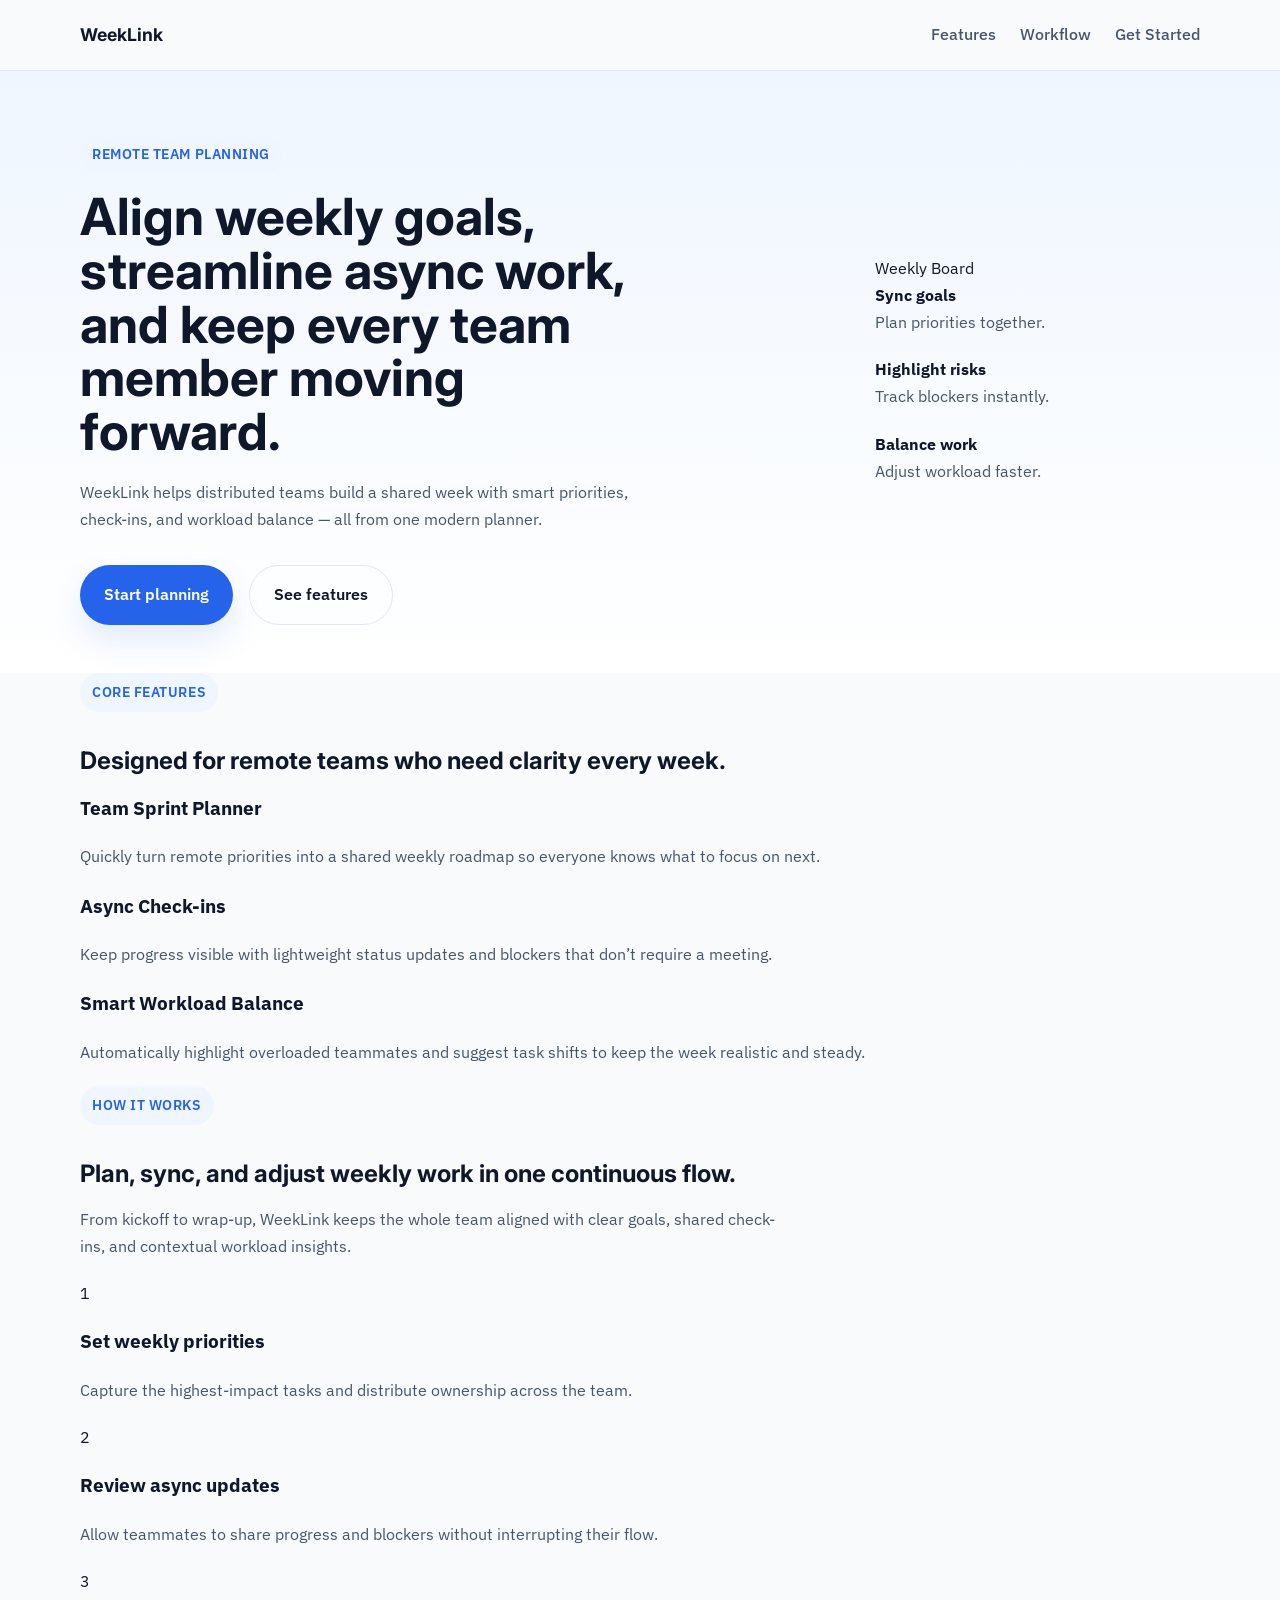
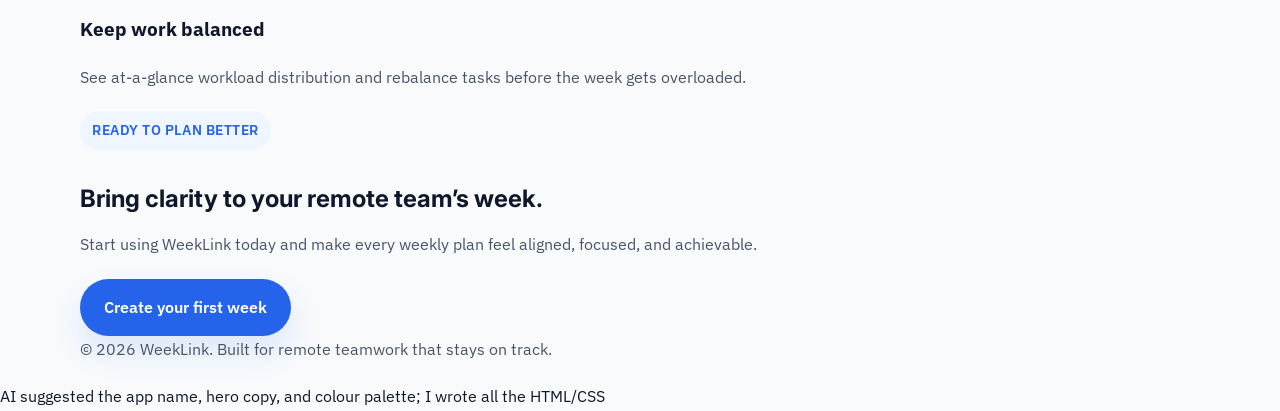
<file: index.html>
<!doctype html>
<html lang="en">
  <head>
    <meta charset="UTF-8" />
    <meta name="viewport" content="width=device-width, initial-scale=1.0" />
    <title>WeekLink · Remote Team Weekly Planning</title>
    <link rel="preconnect" href="https://fonts.googleapis.com" />
    <link rel="preconnect" href="https://fonts.gstatic.com" crossorigin />
    <link
      href="https://fonts.googleapis.com/css2?family=IBM+Plex+Sans:wght@400;500;600&family=Inter:wght@600;700&display=swap"
      rel="stylesheet"
    />
    <link rel="stylesheet" href="style.css" />
  </head>
  <body>
    <header class="site-header" id="site-header">
      <div class="container header-inner">
        <a class="brand" href="#hero">WeekLink</a>
        <nav class="primary-nav" aria-label="Primary navigation">
          <a href="#features">Features</a>
          <a href="#workflow">Workflow</a>
          <a href="#cta">Get Started</a>
        </nav>
      </div>
    </header>

    <main>
      <section class="hero-section" id="hero">
        <div class="container hero-content">
          <div class="hero-copy">
            <p class="eyebrow">Remote team planning</p>
            <h1>
              Align weekly goals, streamline async work, and keep every team
              member moving forward.
            </h1>
            <p class="hero-description">
              WeekLink helps distributed teams build a shared week with smart
              priorities, check-ins, and workload balance — all from one modern
              planner.
            </p>
            <div class="hero-actions">
              <a class="button button-primary" href="#cta">Start planning</a>
              <a class="button button-secondary" href="#features"
                >See features</a
              >
            </div>
          </div>
          <div class="hero-visual" aria-hidden="true">
            <div class="visual-card">
              <span>Weekly Board</span>
              <div class="visual-grid">
                <div>
                  <strong>Sync goals</strong>
                  <p>Plan priorities together.</p>
                </div>
                <div>
                  <strong>Highlight risks</strong>
                  <p>Track blockers instantly.</p>
                </div>
                <div>
                  <strong>Balance work</strong>
                  <p>Adjust workload faster.</p>
                </div>
              </div>
            </div>
          </div>
        </div>
      </section>

      <section class="feature-section" id="features">
        <div class="container section-header">
          <p class="section-label">Core features</p>
          <h2>Designed for remote teams who need clarity every week.</h2>
        </div>
        <div class="container feature-grid">
          <article class="feature-card">
            <h3>Team Sprint Planner</h3>
            <p>
              Quickly turn remote priorities into a shared weekly roadmap so
              everyone knows what to focus on next.
            </p>
          </article>
          <article class="feature-card">
            <h3>Async Check-ins</h3>
            <p>
              Keep progress visible with lightweight status updates and blockers
              that don’t require a meeting.
            </p>
          </article>
          <article class="feature-card">
            <h3>Smart Workload Balance</h3>
            <p>
              Automatically highlight overloaded teammates and suggest task
              shifts to keep the week realistic and steady.
            </p>
          </article>
        </div>
      </section>

      <section class="workflow-section" id="workflow">
        <div class="container workflow-grid">
          <div class="workflow-text">
            <p class="section-label">How it works</p>
            <h2>Plan, sync, and adjust weekly work in one continuous flow.</h2>
            <p>
              From kickoff to wrap-up, WeekLink keeps the whole team aligned
              with clear goals, shared check-ins, and contextual workload
              insights.
            </p>
          </div>
          <div class="workflow-list">
            <div class="workflow-step">
              <span class="step-number">1</span>
              <div>
                <h3>Set weekly priorities</h3>
                <p>
                  Capture the highest-impact tasks and distribute ownership
                  across the team.
                </p>
              </div>
            </div>
            <div class="workflow-step">
              <span class="step-number">2</span>
              <div>
                <h3>Review async updates</h3>
                <p>
                  Allow teammates to share progress and blockers without
                  interrupting their flow.
                </p>
              </div>
            </div>
            <div class="workflow-step">
              <span class="step-number">3</span>
              <div>
                <h3>Keep work balanced</h3>
                <p>
                  See at-a-glance workload distribution and rebalance tasks
                  before the week gets overloaded.
                </p>
              </div>
            </div>
          </div>
        </div>
      </section>

      <section class="cta-section" id="cta">
        <div class="container cta-card">
          <div>
            <p class="section-label">Ready to plan better</p>
            <h2>Bring clarity to your remote team’s week.</h2>
            <p>
              Start using WeekLink today and make every weekly plan feel
              aligned, focused, and achievable.
            </p>
          </div>
          <a class="button button-primary" href="#hero"
            >Create your first week</a
          >
        </div>
      </section>
    </main>

    <footer class="site-footer">
      <div class="container footer-inner">
        <p>© 2026 WeekLink. Built for remote teamwork that stays on track.</p>
      </div>
    </footer>
  </body>
</html>
<README class="md"
  >AI suggested the app name, hero copy, and colour palette; I wrote all the
  HTML/CSS
</README>
</file>
<file: style.css>
:root {
  --bg: #f8fafc;
  --surface: #ffffff;
  --surface-soft: #eef2ff;
  --text: #0f172a;
  --text-muted: #475569;
  --primary: #2563eb;
  --primary-soft: #eff6ff;
  --accent: #f97316;
  --border: #e2e8f0;
}

* {
  box-sizing: border-box;
}

html,
body {
  margin: 0;
  padding: 0;
  min-height: 100%;
  font-family: 'IBM Plex Sans', sans-serif;
  font-size: 16px;
  background: var(--bg);
  color: var(--text);
}

body {
  line-height: 1.7;
}

p {
  margin: 0 0 1.25rem;
  color: var(--text-muted);
}

img {
  max-width: 100%;
  display: block;
}

.container {
  width: min(1120px, calc(100% - 2rem));
  margin: 0 auto;
}

.site-header {
  position: sticky;
  top: 0;
  z-index: 10;
  background: rgba(248, 250, 252, 0.96);
  border-bottom: 1px solid var(--border);
}

.header-inner {
  display: flex;
  align-items: center;
  justify-content: space-between;
  gap: 1rem;
  padding: 1.25rem 0;
}

.brand {
  font-family: 'Inter', sans-serif;
  font-size: 1.1rem;
  font-weight: 700;
  color: var(--text);
  text-decoration: none;
}

.primary-nav {
  display: flex;
  gap: 1.5rem;
  flex-wrap: wrap;
}

.primary-nav a {
  color: var(--text-muted);
  text-decoration: none;
  font-weight: 500;
}

.hero-section {
  padding: 4rem 0 3rem;
  background: linear-gradient(180deg, #eff6ff 0%, #ffffff 100%);
}

.hero-content {
  display: grid;
  grid-template-columns: 1.25fr 1fr;
  gap: 3rem;
  align-items: center;
}

.hero-copy {
  max-width: 38rem;
}

.eyebrow,
.section-label {
  display: inline-flex;
  margin-bottom: 1rem;
  padding: 0.5rem 0.75rem;
  border-radius: 999px;
  background: var(--primary-soft);
  color: var(--primary);
  font-size: 0.85rem;
  font-weight: 600;
  letter-spacing: 0.04em;
  text-transform: uppercase;
}

.hero-copy h1,
.section-header h2,
.workflow-text h2,
.cta-card h2 {
  font-family: 'Inter', sans-serif;
  color: var(--text);
  line-height: 1.05;
}

.hero-copy h1 {
  font-size: clamp(2.5rem, 4vw, 4rem);
  margin: 0 0 1.25rem;
}

.hero-description,
.workflow-text p,
.cta-card p {
  max-width: 44rem;
}

.hero-actions {
  display: flex;
  flex-wrap: wrap;
  gap: 1rem;
  margin-top: 2rem;
}

.button {
  display: inline-flex;
  align-items: center;
  justify-content: center;
  padding: 0.95rem 1.5rem;
  border-radius: 999px;
  text-decoration: none;
  font-weight: 600;
  transition: transform 0.2s ease, box-shadow 0.2s ease, background-color 0.2s ease, border-color 0.2s ease;
}

.button:hover {
  transform: translateY(-1px);
}

.button-primary {
  background: var(--primary);
  color: #ffffff;
  box-shadow: 0 16px 32px rgba(37, 99, 235, 0.12);
}

.button-primary:hover {
  box-shadow: 0 20px 40px rgba(37, 99, 235, 0.18);
}

.button-secondary {
  background: transparent;
  color: var(--text);
  border: 1px solid var(--border);
}

.button-secondary:hover {
  border-color: var(--primary);
}

.hero-visual {
  display: grid;
  place-items: center;
}

/* Responsive tweaks for hero visuals and images */
.hero-visual img {
  width: 100%;
  height: auto;
  max-width: 28rem;
  border-radius: 1rem;
  display: block;
}

/* Ensure images inside the content scale nicely */
.container img {
  max-width: 100%;
  height: auto;
}

/* Mobile nav toggle */
.nav-toggle {
  display: none;
  align-items: center;
  justify-content: center;
  width: 2.25rem;
  height: 2.25rem;
  background: transparent;
  border: 0;
  cursor: pointer;
  padding: 0;
}
.nav-toggle .bar {
  display: block;
  width: 20px;
  height: 2px;
  background: var(--text);
  margin: 3px 0;
  border-radius: 2px;
.nav-toggle .bar {
  transition: transform 0.22s ease, opacity 0.18s ease;
}
.sr-only {
  position: absolute !important;
  width: 1px; height: 1px;
  padding: 0; margin: -1px;
  overflow: hidden; clip: rect(0,0,0,0);
  white-space: nowrap; border: 0;
}

.visual-card {
  width: 100%;
  max-width: 28rem;
  border-radius: 2rem;
  padding: 2rem;
  background: var(--surface);
  border: 1px solid var(--border);
  box-shadow: 0 20px 50px rgba(15, 23, 42, 0.06);
}

.visual-card span {
  display: inline-flex;
  margin-bottom: 1.5rem;
  font-weight: 700;
  color: var(--primary);
}

.visual-grid {
  display: grid;
  gap: 1rem;
}

.visual-grid div {
  padding: 1rem;
  border-radius: 1rem;
  background: var(--primary-soft);
}

.visual-grid strong {
  display: block;
  margin-bottom: 0.5rem;
  color: var(--text);
}

.feature-section,
.workflow-section,
.cta-section {
  padding: 4rem 0;
}

.section-header {
  text-align: center;
  margin-bottom: 3rem;
}

.section-header h2,
.workflow-text h2,
.cta-card h2 {
  font-size: clamp(2rem, 2.75vw, 2.75rem);
  margin: 0.5rem 0 1rem;
}

.feature-grid {
  display: grid;
  gap: 1.5rem;
  grid-template-columns: repeat(3, minmax(16rem, 1fr));
}

.feature-card {
  padding: 2rem;
  border-radius: 1.5rem;
  background: var(--surface);
  border: 1px solid var(--border);
  transition: transform 0.25s ease, box-shadow 0.25s ease, border-color 0.25s ease;
}

.feature-card:hover {
  transform: translateY(-3px);
  box-shadow: 0 18px 36px rgba(15, 23, 42, 0.08);
  border-color: rgba(37, 99, 235, 0.12);
}

.feature-card h3 {
  margin-top: 0;
  margin-bottom: 1rem;
  font-size: 1.25rem;
}

.workflow-grid {
  display: grid;
  gap: 2rem;
  grid-template-columns: 1.2fr 0.8fr;
  align-items: center;
}

.workflow-list {
  display: grid;
  gap: 1.25rem;
}

.workflow-step {
  display: grid;
  grid-template-columns: auto 1fr;
  gap: 1rem;
  align-items: flex-start;
  padding: 1.5rem;
  border-radius: 1.5rem;
  background: var(--surface);
  border: 1px solid var(--border);
}

.step-number {
  min-width: 3rem;
  min-height: 3rem;
  display: grid;
  place-items: center;
  border-radius: 1rem;
  background: var(--primary);
  color: #ffffff;
  font-weight: 700;
}

.workflow-step h3 {
  margin: 0 0 0.5rem;
}

.cta-card {
  display: flex;
  flex-wrap: wrap;
  align-items: center;
  justify-content: space-between;
  gap: 2rem;
  padding: 2.5rem;
  border-radius: 1.75rem;
  background: linear-gradient(135deg, #2563eb 0%, #38bdf8 100%);
  color: #ffffff;
}

.cta-card > div {
  max-width: 40rem;
}

.cta-card p {
  color: rgba(255, 255, 255, 0.9);
}

.site-footer {
  padding: 2rem 0;
  background: #ffffff;
  border-top: 1px solid var(--border);
}

.footer-inner {
  display: flex;
  justify-content: center;
  align-items: center;
  gap: 0.5rem;
  text-align: center;
}

@media (max-width: 900px) {
  .hero-content,
  .workflow-grid,
  .cta-card {
    grid-template-columns: 1fr;
  }

  .hero-actions,
  .primary-nav {
    justify-content: flex-start;
  }
}

@media (max-width: 720px) {
  .nav-toggle {
    display: flex;
  }

  .primary-nav {
    /* keep layout ready but hide with height/opacity for smooth animation */
    display: flex;
    flex-direction: column;
    gap: 0.5rem;
    position: absolute;
    top: calc(100% + 0.5rem);
    right: 1rem;
    background: var(--surface);
    padding: 0.5rem 0.75rem;
    border-radius: 0.5rem;
    box-shadow: 0 12px 30px rgba(15,23,42,0.08);
    z-index: 20;
    max-height: 0;
    overflow: hidden;
    opacity: 0;
    pointer-events: none;
    transform: translateY(-6px);
    transition: max-height 260ms ease, opacity 200ms ease, transform 220ms ease;
  }

  .primary-nav.open {
    max-height: 320px;
    opacity: 1;
    pointer-events: auto;
    transform: translateY(0);
  }

  /* Staggered menu item entrance */
  .primary-nav a {
    opacity: 0;
    transform: translateY(-8px);
    transition: transform 260ms cubic-bezier(.2,.9,.2,1), opacity 220ms ease;
  }

  .primary-nav.open a {
    opacity: 1;
    transform: translateY(0);
  }

  .primary-nav.open a:nth-child(1) { transition-delay: 60ms; }
  .primary-nav.open a:nth-child(2) { transition-delay: 90ms; }
  .primary-nav.open a:nth-child(3) { transition-delay: 120ms; }
  .primary-nav.open a:nth-child(4) { transition-delay: 150ms; }
  .primary-nav.open a:nth-child(5) { transition-delay: 180ms; }
  .primary-nav.open a:nth-child(6) { transition-delay: 210ms; }

  .header-inner { position: relative; }

  .header-inner,
  .hero-copy,
  .feature-grid,
  .workflow-step,
  .cta-card {
    gap: 1rem;
  }

  .hero-copy h1,
  .section-header h2,
  .workflow-text h2,
  .cta-card h2 {
    font-size: 2rem;
  }

  .primary-nav {
    gap: 1rem;
  }

  .feature-grid {
    grid-template-columns: 1fr;
  }

  .button {
    width: 100%;
  }

  /* Toggle button -> X animation */
  .nav-toggle.open .bar:nth-child(1) {
    transform: translateY(6px) rotate(45deg);
  }
  .nav-toggle.open .bar:nth-child(2) {
    opacity: 0;
    transform: scaleX(0.2);
  }
  .nav-toggle.open .bar:nth-child(3) {
    transform: translateY(-6px) rotate(-45deg);
  }
}
}
</file>
